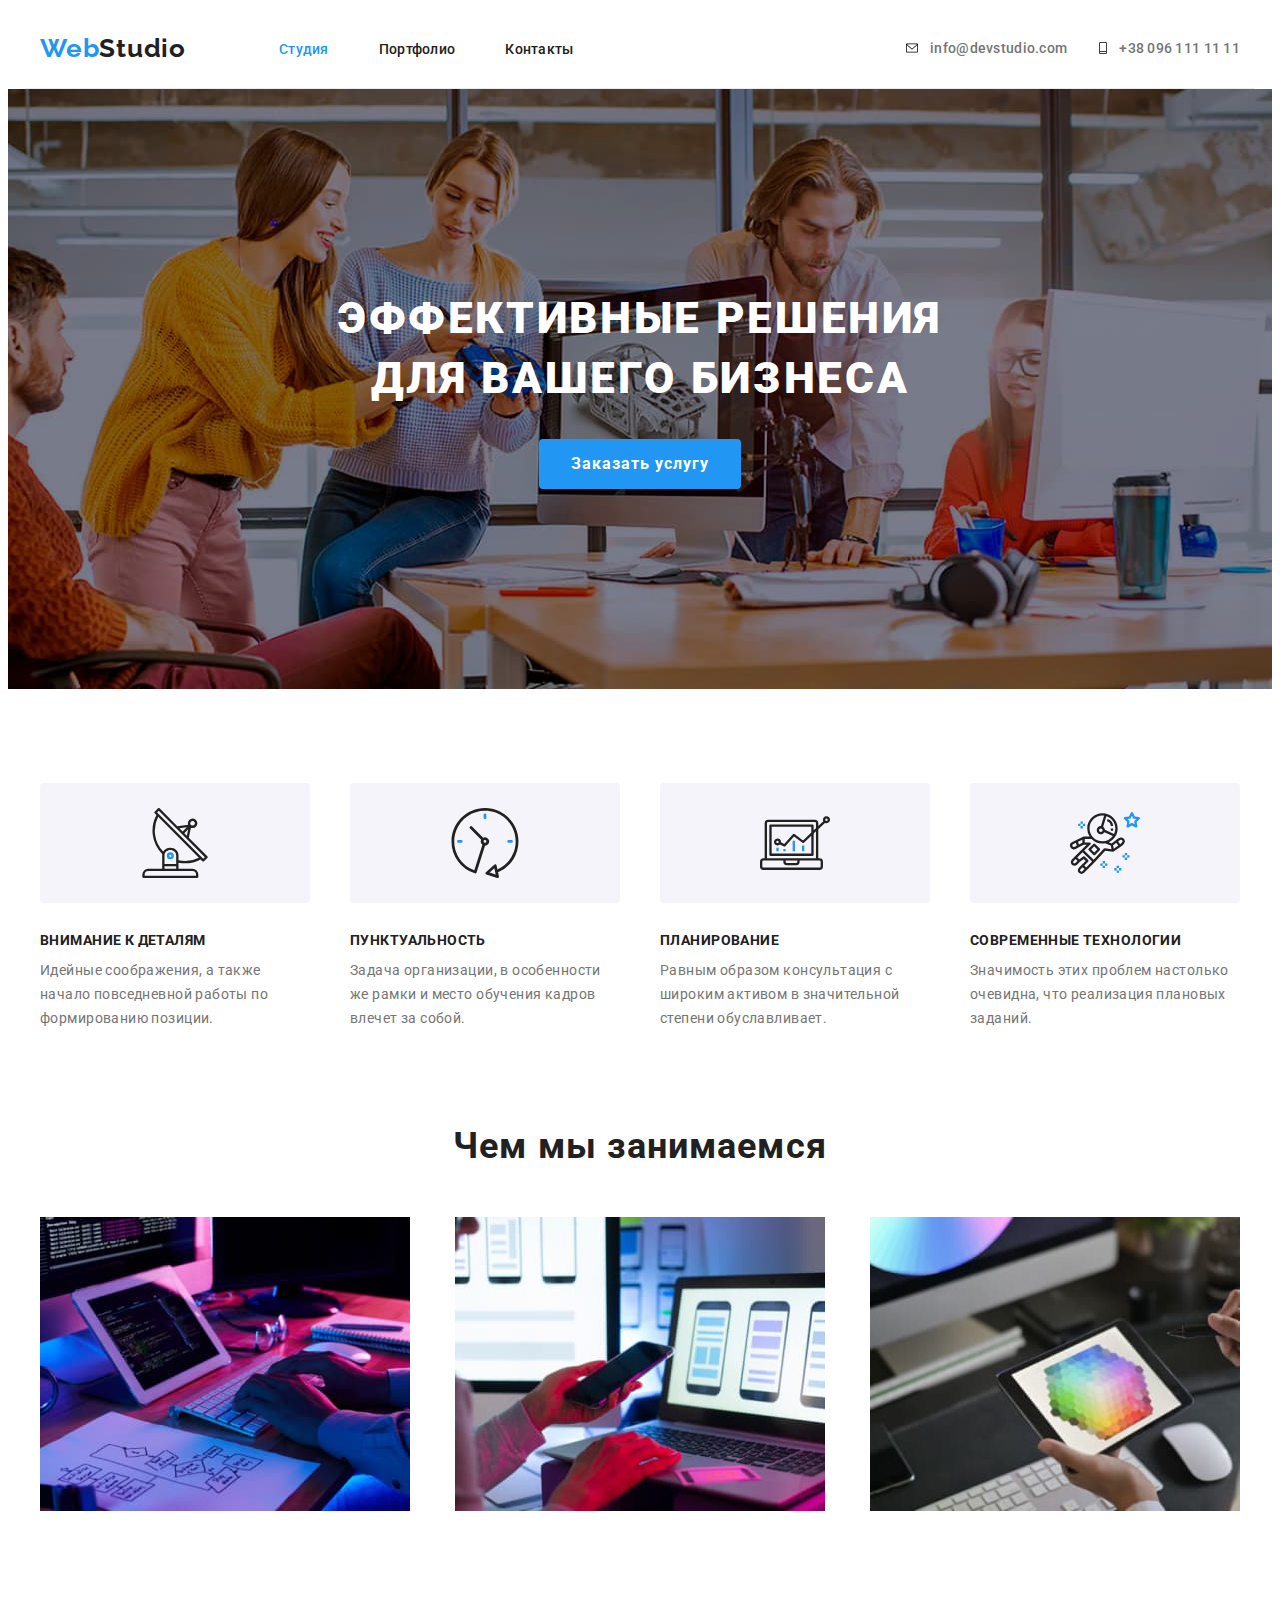
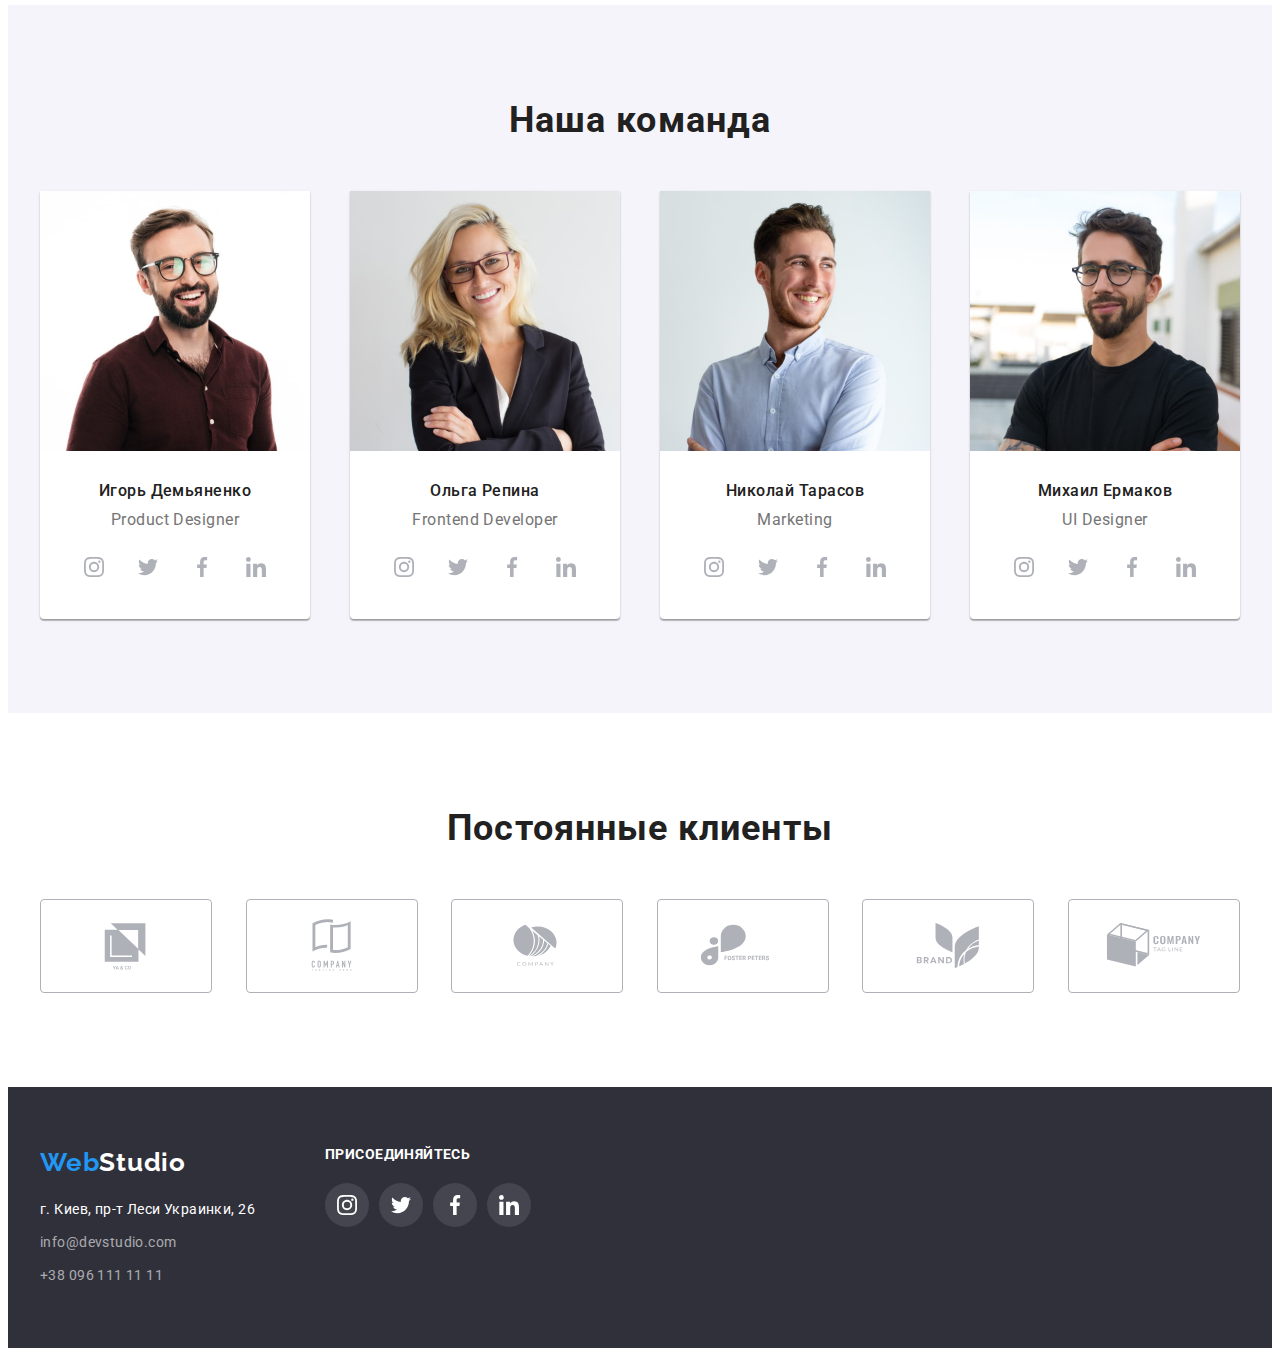
<file: index.html>
<!DOCTYPE html>
<html lang="ru">
<head>
    <meta charset="UTF-8">
    <meta http-equiv="X-UA-Compatible" content="IE=edge">
    <meta name="viewport" content="width=device-width, initial-scale=1.0">
    <title>Document</title>
    <link rel="preconnect" href="https://fonts.googleapis.com">
    <link rel="preconnect" href="https://fonts.gstatic.com" crossorigin>
    <link href="https://fonts.googleapis.com/css2?family=Raleway:wght@700&family=Roboto:wght@400;500;700;900&display=swap"
        rel="stylesheet">
    <link rel="stylesheet" href="https://cdnjs.cloudflare.com/ajax/libs/modern-normalize/1.1.0/modern-normalize.min.css"
        integrity="sha512-wpPYUAdjBVSE4KJnH1VR1HeZfpl1ub8YT/NKx4PuQ5NmX2tKuGu6U/JRp5y+Y8XG2tV+wKQpNHVUX03MfMFn9Q=="
        crossorigin="anonymous" referrerpolicy="no-referrer" />
    <link rel="stylesheet" href="./css/styles.css">
</head>
<body>
    <header class="header conteiner">
        <div class=" box-header">
            <nav class="nav">
                <div><a href="./index.html" lang="en" class="logo"> <span>Web</span>Studio</a>
                </div>
                <ul class="nav-list">
                    <li class="nav-li"><a href="./index.html" class="nav-link"> <span>Студия</span> </a></li>
                    <li class="nav-li"><a href="./portfolio.html" class="nav-link">Портфолио</a></li>
                    <li class="nav-li"><a href="" class="nav-link">Контакты</a></li>
                </ul>
            </nav>
        <div class="box-address">
            <a href="mailto:info@devstudio.com" class="contact">
                <svg width="16" height="12" class="icon-contact">
                    <use href="./images/icons.svg#icon-envelope"></use>
                </svg>
                info@devstudio.com </a>
        
            <a href="tel:+38096111111" class="contact">
                <svg width="12" height="16" class="icon-contact">
                    <use href="./images/icons.svg#icon-smartphone"></use>
                </svg>
                +38 096 111 11 11</a>
        </div>
        </div>
    
    </header>
<main>
    <section class="hero">
        <h1>Эффективные решения<br/> для вашего бизнеса</h1>
        <button type="button" class="button">Заказать услугу</button>
    </section>

    <section class="benefits section">
        <div class="conteiner">
            <h2>Наши преимущество</h2>
            <ul class="benefits-list">
                <li class="benefits-list-item">
                    <div class="benefits-box">
                        <svg width="70" height="70">
                            <use href="./images/icons.svg#icon-antenna-1"></use>
                        </svg>
                    </div>
                    <h3>Внимание к деталям</h3>
                    <p>Идейные соображения, а также начало повседневной работы по формированию позиции.</p>
                </li>
                <li class="benefits-list-item">
                    <div class="benefits-box">
                        <svg width="70" height="70">
                            <use href="./images/icons.svg#icon-clock"></use>
                        </svg>
                    </div>
                    <h3>Пунктуальность</h3>
                    <p>Задача организации, в особенности же рамки и место обучения кадров влечет за собой.</p>
                </li>
                <li class="benefits-list-item">
                    <div class="benefits-box">
                        <svg width="70" height="70">
                            <use href="./images/icons.svg#icon-diagram"></use>
                        </svg>
                    </div>
                    <h3>Планирование</h3>
                    <p>Равным образом консультация с широким активом в значительной степени обуславливает.</p>
                </li>
                <li class="benefits-list-item">
                    <div class="benefits-box">
                        <svg width="70" height="70">
                            <use href="./images/icons.svg#icon-astronaut"></use>
                        </svg>
                    </div>
                    <h3>Cовременные технологии</h3>
                    <p>Значимость этих проблем настолько очевидна, что реализация плановых заданий.</p>
                </li>
            </ul>

        </div>
         
    </section>
    <section class="work section">
        <div class="conteiner">
            <h2>Чем мы занимаемся</h2>
            <ul class="work-list">
                <li> <img src="./images/box1.jpg" alt="написание кода" width="370" /> </li>
                <li> <img src="./images/box2.jpg" alt="макет контента на телефон" width="370" /> </li>
                <li> <img src="./images/box3.jpg" alt="палитра цветов на планшете" width="370" /> </li>
            </ul>
        </div>
       
    </section>
    <section class="comand  section">
        <div class="conteiner">
            <h2>Наша команда</h2>
            <ul class="comand-list">
                <li class="comand-list-item">
                    <img src="./images/img.jpg" alt="Игорь Демьяненко" width="270" />
                    <div class="about">
                        <h3>Игорь Демьяненко</h3>
                        <p>Product Designer</p>
                        <ul class="social-box">
                            <li class="social-icon">
                                <a href="" class="social-icon-link">
                                    <svg width="20" height="20">
                                        <use href="./images/icons.svg#icon-instagram"></use>
                                    </svg>
                                </a>
                                    
                            </li>
                            <li class="social-icon"> 
                                <a href="" class="social-icon-link">
                                    <svg width="20" height="20">
                                        <use href="./images/icons.svg#icon-twitter"></use>
                                    </svg>
                                </a>
                                    
                            </li>
                            <li class="social-icon">
                                <a href="" class="social-icon-link">
                                    <svg width="20" height="20">
                                        <use href="./images/icons.svg#icon-facebook"></use>
                                    </svg>
                                </a>
                                    
                            </li>
                            <li class="social-icon">
                                <a href="" class="social-icon-link">
                                    <svg width="20" height="20">
                                        <use href="./images/icons.svg#icon-linkedin"></use>
                                    </svg>
                                </a>
                                    
                            </li>
                        </ul>
                    </div>
                </li>
                <li class="comand-list-item">
                    <img src="./images/img2.jpg" alt="Ольга Репина" width="270" />
                    <div class="about">
                        <h3>Ольга Репина</h3>
                        <p>Frontend Developer</p>
                        <ul class="social-box">
                            <li class="social-icon">
                                <a href="" class="social-icon-link">
                                    <svg width="20" height="20">
                                        <use href="./images/icons.svg#icon-instagram"></use>
                                    </svg>
                                </a>
                        
                            </li>
                            <li class="social-icon">
                                <a href="" class="social-icon-link">
                                    <svg width="20" height="20">
                                        <use href="./images/icons.svg#icon-twitter"></use>
                                    </svg>
                                </a>
                        
                            </li>
                            <li class="social-icon">
                                <a href="" class="social-icon-link">
                                    <svg width="20" height="20">
                                        <use href="./images/icons.svg#icon-facebook"></use>
                                    </svg>
                                </a>
                        
                            </li>
                            <li class="social-icon">
                                <a href="" class="social-icon-link">
                                    <svg width="20" height="20">
                                        <use href="./images/icons.svg#icon-linkedin"></use>
                                    </svg>
                                </a>
                        
                            </li>
                        </ul>
                    </div>
                </li>
                <li class="comand-list-item">
                    <img src="./images/img3.jpg" alt="Николай Тарасов" width="270" />
                    <div class="about">
                        <h3>Николай Тарасов</h3>
                        <p>Marketing</p>
                        <ul class="social-box">
                            <li class="social-icon">
                                <a href="" class="social-icon-link">
                                    <svg width="20" height="20">
                                        <use href="./images/icons.svg#icon-instagram"></use>
                                    </svg>
                                </a>
                        
                            </li>
                            <li class="social-icon">
                                <a href="" class="social-icon-link">
                                    <svg width="20" height="20">
                                        <use href="./images/icons.svg#icon-twitter"></use>
                                    </svg>
                                </a>
                        
                            </li>
                            <li class="social-icon">
                                <a href="" class="social-icon-link">
                                    <svg width="20" height="20">
                                        <use href="./images/icons.svg#icon-facebook"></use>
                                    </svg>
                                </a>
                        
                            </li>
                            <li class="social-icon">
                                <a href="" class="social-icon-link">
                                    <svg width="20" height="20">
                                        <use href="./images/icons.svg#icon-linkedin"></use>
                                    </svg>
                                </a>
                        
                            </li>
                        </ul>
                    </div>
                </li>
                <li class="comand-list-item">
                    <img src="./images/img4.jpg" alt="Михаил Ермаков" width="270" />
                    <div class="about">
                        <h3>Михаил Ермаков</h3>
                        <p>UI Designer</p>
                        <ul class="social-box">
                            <li class="social-icon">
                                <a href="" class="social-icon-link">
                                    <svg width="20" height="20">
                                        <use href="./images/icons.svg#icon-instagram"></use>
                                    </svg>
                                </a>
                        
                            </li>
                            <li class="social-icon">
                                <a href="" class="social-icon-link">
                                    <svg width="20" height="20">
                                        <use href="./images/icons.svg#icon-twitter"></use>
                                    </svg>
                                </a>
                        
                            </li>
                            <li class="social-icon">
                                <a href="" class="social-icon-link">
                                    <svg width="20" height="20">
                                        <use href="./images/icons.svg#icon-facebook"></use>
                                    </svg>
                                </a>
                        
                            </li>
                            <li class="social-icon">
                                <a href="" class="social-icon-link">
                                    <svg width="20" height="20">
                                        <use href="./images/icons.svg#icon-linkedin"></use>
                                    </svg>
                                </a>
                        
                            </li>
                        </ul>
                    </div>
                </li>
            </ul>
        </div>
        
    </section>
    <section class="clients section">
        <div class="conteiner">
            <h2>Постоянные клиенты</h2>
            <ul class="clients-list">
                <li class="client-list-item">
                    <a href="" class="clients-link">
                        <svg width="106" height="60">
                            <use href="./images/icons.svg#icon-Logo"></use>
                        </svg>
                    </a>
                </li>
                <li class="client-list-item">
                    <a href="" class="clients-link">
                        <svg width="106" height="60">
                            <use href="./images/icons.svg#icon-Logo2"></use>
                        </svg>
                    </a>
                </li>
                <li class="client-list-item">
                    <a href="" class="clients-link">
                        <svg width="106" height="60">
                            <use href="./images/icons.svg#icon-Logo3"></use>
                        </svg>
                    </a>
                </li>
                <li class="client-list-item">
                    <a href="" class="clients-link">
                        <svg width="106" height="60">
                            <use href="./images/icons.svg#icon-Logo4"></use>
                        </svg>
                    </a>
                </li>
                <li class="client-list-item">
                    <a href="" class="clients-link">
                        <svg width="106" height="60">
                            <use href="./images/icons.svg#icon-Logo5"></use>
                        </svg>
                    </a>
                </li>
                <li class="client-list-item">
                    <a href="" class="clients-link">
                        <svg width="106" height="60">
                            <use href="./images/icons.svg#icon-Logo6"></use>
                        </svg>
                    </a>
                </li>
                
            </ul>
        </div>

    </section>

    
</main>
    <footer class="footer">
        <div class="conteiner">
            <div>
                <a href="./index.html" lang="en" class="logo-footer"> <span>Web</span>Studio</a>
                <address>
                    <ul>
                        <li class="address-list"> <a href="https://goo.gl/maps/yEBao31RHu9TZT2b6" class="address">г. Киев, пр-т Леси
                                Украинки, 26</a> </li>
                        <li class="address-list"> <a href="mailto:info@devstudio.com" class="mail">info@devstudio.com</a></li>
                        <li class="address-list"> <a href="tel:+38096111111" class="tell">+38 096 111 11 11</a></li>
                    </ul>
                </address>
            </div>
            <div class="social-box-footer">
                <h2 class="title-social-box-footer" >Присоединяйтесь</h2>
                <ul class="social-list-footer">
                    <li class="social-icon-footer">
                        <a href="" class="footer-social-link">
                            <svg width="20" height="20">
                                <use href="./images/icons.svg#icon-instagram"></use>
                            </svg>
                        </a>
                        
                    </li>
                    <li class="social-icon-footer">
                        <a href="" class="footer-social-link">
                            <svg width="20" height="20">
                                <use href="./images/icons.svg#icon-twitter"></use>
                            </svg>
                        </a>
                        
                    </li>
                    <li class="social-icon-footer">
                        <a href="" class="footer-social-link">
                            <svg width="20" height="20">
                                <use href="./images/icons.svg#icon-facebook"></use>
                            </svg>
                        </a>
                        
                    </li>
                    <li class="social-icon-footer">
                        <a href="" class="footer-social-link">
                            <svg width="20" height="20">
                                <use href="./images/icons.svg#icon-linkedin"></use>
                            </svg>
                        </a>
                    </li>
                </ul>
            </div>
            
        </div>
        
    </footer>
</body>
</html>
</file>
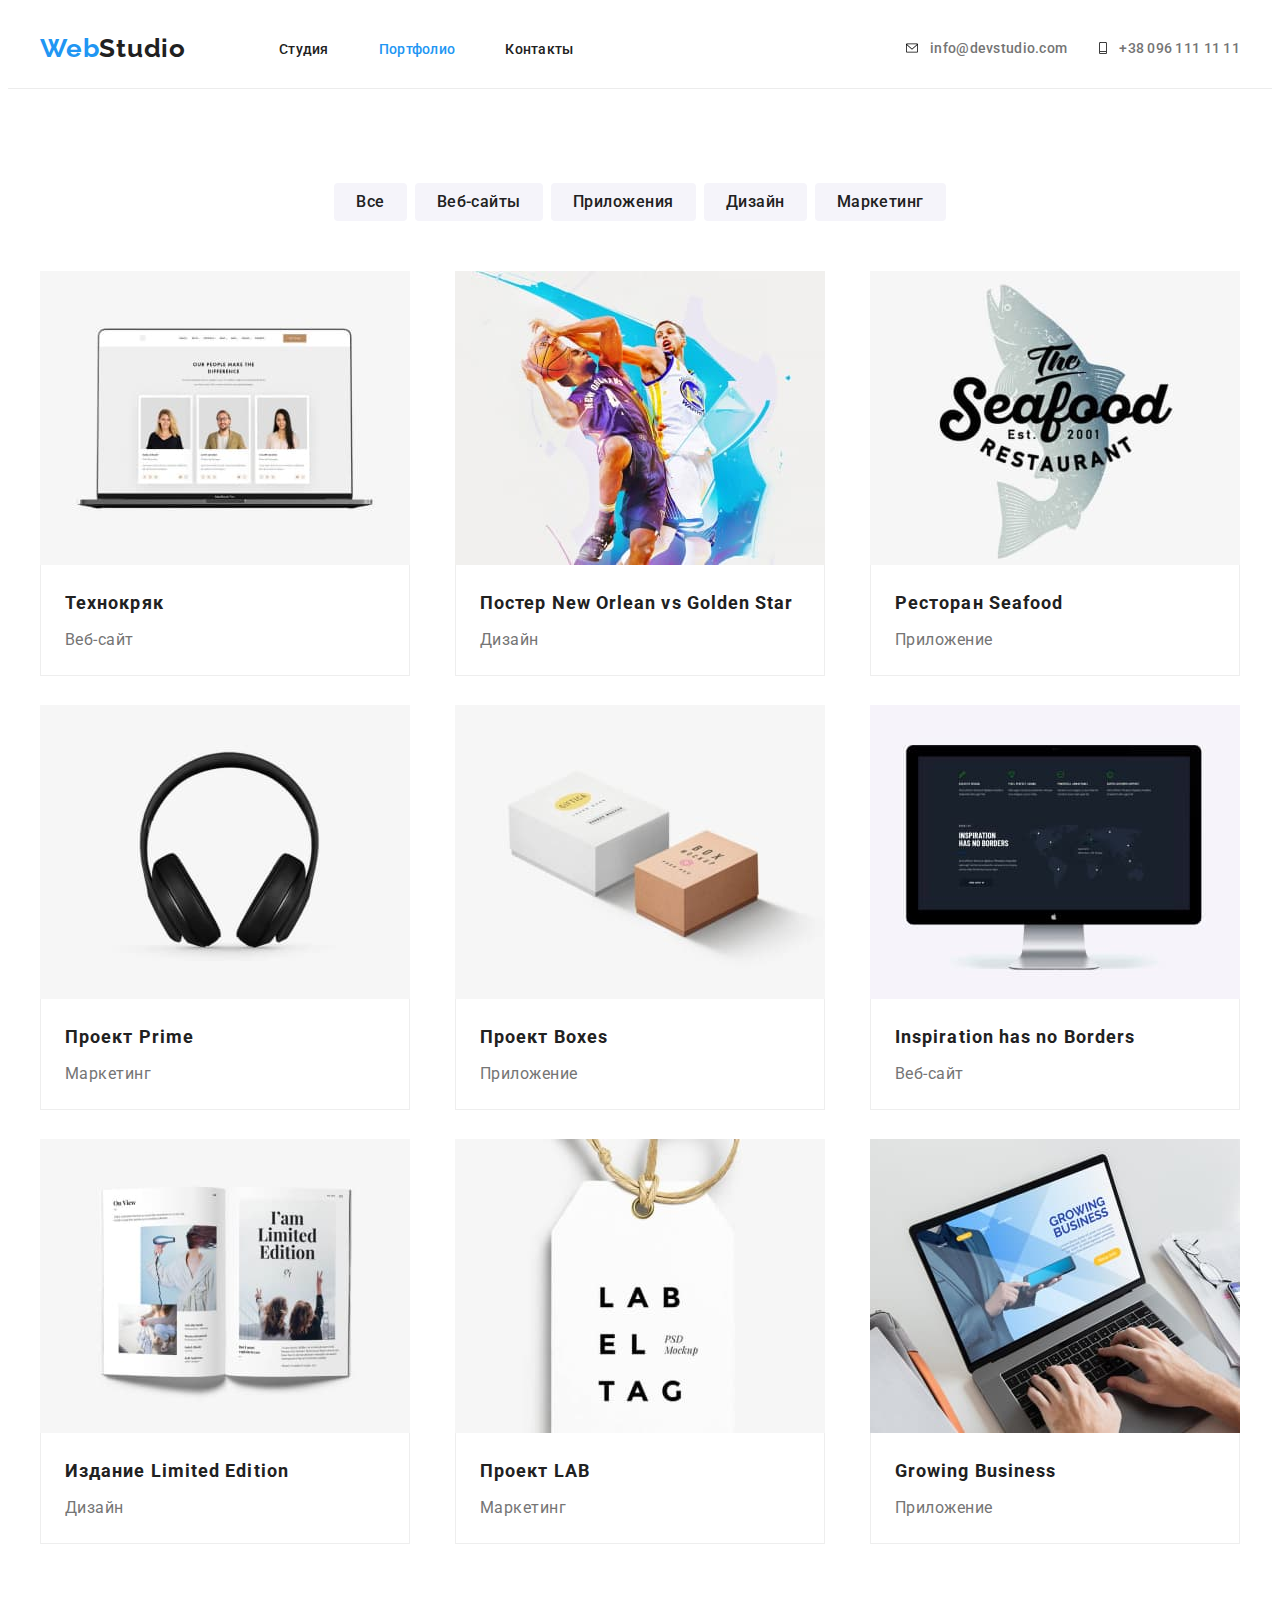
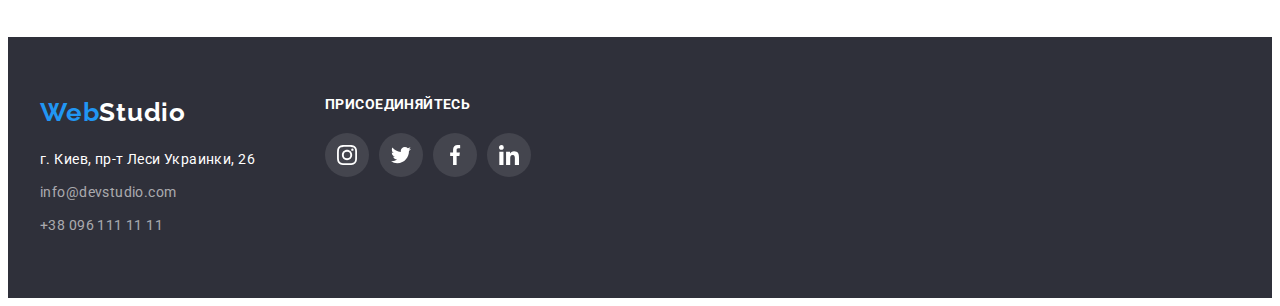
<file: portfolio.html>
<!DOCTYPE html>
<html lang="ru">

<head>
    <meta charset="UTF-8">
    <meta http-equiv="X-UA-Compatible" content="IE=edge">
    <meta name="viewport" content="width=device-width, initial-scale=1.0">
    <title>Document</title>
    <link rel="preconnect" href="https://fonts.googleapis.com">
    <link rel="preconnect" href="https://fonts.gstatic.com" crossorigin>
    <link href="https://fonts.googleapis.com/css2?family=Raleway:wght@700&family=Roboto:wght@400;500;700;900&display=swap"
        rel="stylesheet">
    <link rel="stylesheet" href="https://cdnjs.cloudflare.com/ajax/libs/modern-normalize/1.1.0/modern-normalize.min.css"
        integrity="sha512-wpPYUAdjBVSE4KJnH1VR1HeZfpl1ub8YT/NKx4PuQ5NmX2tKuGu6U/JRp5y+Y8XG2tV+wKQpNHVUX03MfMFn9Q=="
        crossorigin="anonymous" referrerpolicy="no-referrer" />
    <link rel="stylesheet" href="./css/styles.css">
</head>

<body>
    <header class="header ">
        <div class=" box-header conteiner">
            <nav class="nav">
                <div><a href="./index.html" lang="en" class="logo"> <span>Web</span>Studio</a>
                </div>
                <ul class="nav-list">
                    <li class="nav-li"><a href="./index.html" class="nav-link"> Студия </a></li>
                    <li class="nav-li"><a href="./portfolio.html" class="nav-link"> <span>Портфолио</span> </a></li>
                    <li class="nav-li"><a href="" class="nav-link">Контакты</a></li>
                </ul>
            </nav>
            <div class="box-address">
                <a href="mailto:info@devstudio.com" class="contact"> 
                    <svg width="16" height="12" class="icon-contact">
                         <use href="./images/icons.svg#icon-envelope"></use>
                     </svg>
                info@devstudio.com </a>
                
                <a href="tel:+38096111111" class="contact">
                    <svg width="12" height="16" class="icon-contact">
                    <use href="./images/icons.svg#icon-smartphone"></use>
                </svg>
                    +38 096 111 11 11</a>
            </div>
        </div>
    
    </header>

    <main>
        
            <section class="section">
                <div class="conteiner">
                    <h1 class="portfolio-title">Portfolio</h1>
                    <ul class="filter">
                        <li class="filter-li"><button type="button" class="button-filter">Все</button> </li>
                        <li class="filter-li"><button type="button" class="button-filter">Веб-сайты</button></li>
                        <li class="filter-li"><button type="button" class="button-filter">Приложения</button></li>
                        <li class="filter-li"><button type="button" class="button-filter">Дизайн</button></li>
                        <li class="filter-li"><button type="button" class="button-filter">Маркетинг</button></li>
                    </ul>
                    <ul class="examples">
                        <li class="examples-list-item">
                            <img src="./images/techocrack.jpg" alt="ноутбук" width="370" />
                            <div class="about">
                                <h2 class="examles-title">Технокряк</h2>
                                <p class="chapter">Веб-сайт</p>
                            </div>
                        </li>
                        <li class="examples-list-item">
                            <img src="./images/poster-new-orlean.jpg" alt="боскетболитсты" width="370" />
                            <div class="about">
                                <h2 class="examles-title">Постер <span lang="en">New Orlean vs Golden Star</span> </h2>
                                <p class="chapter">Дизайн</p>
                            </div>
                        </li>
                        <li class="examples-list-item">
                            <img src="./images/restoraunt-seafood.jpg" alt="логотип с рыбой" width="370" />
                            <div class="about">
                                <h2 class="examles-title">Ресторан <span lang="en">Seafood</span> </h2>
                                <p class="chapter">Приложение</p>
                            </div>
                        </li>
                        <li class="examples-list-item">
                            <img src="./images/project-prime.jpg" alt="наушники" width="370" />
                            <div class="about">
                                <h2 class="examles-title">Проект <span lang="en">Prime</span> </h2>
                                <p class="chapter">Маркетинг</p>
                            </div>
                        </li>
                        <li class="examples-list-item">
                            <img src="./images/project-box.jpg" alt="коробка" width="370" />
                            <div class="about">
                                <h2 class="examles-title">Проект <span lang="en">Boxes</span> </h2>
                                <p class="chapter">Приложение</p>
                            </div>
                        </li>
                        <li class="examples-list-item">
                            <img src="./images/inspiration-has-no-border.jpg" alt="монитор Apple" width="370" />
                            <div class="about">
                                <h2 lang="en" class="examles-title">Inspiration has no Borders</h2>
                                <p class="chapter">Веб-сайт</p>
                            </div>
                        </li>
                        <li class="examples-list-item">
                            <img src="./images/limited-edition.jpg" alt="разворот журнала" width="370" />
                            <div class="about">
                                <h2 class="examles-title">Издание <span lang="en">Limited Edition</span> </h2>
                                <p class="chapter">Дизайн</p>
                            </div>
                        </li>
                        <li class="examples-list-item">
                            <img src="./images/project-lab.jpg" alt="бирка" width="370" />
                            <div class="about">
                                <h2 class="examles-title">Проект <span lang="en">LAB</span> </h2>
                                <p class="chapter">Маркетинг</p>
                            </div>
                        </li>
                        <li class="examples-list-item">
                            <img src="./images/application-growing-business.jpg" alt="приложение на ноутбуке" width="370" />
                            <div class="about">
                                <h2 lang="en" class="examles-title">Growing Business</h2>
                                <p class="chapter">Приложение</p>
                            </div>
                        </li>
                    </ul>
                </div>
                
            </section>
         
    </main>
<footer class="footer">
    <div class="conteiner">
        <div>
            <a href="./index.html" lang="en" class="logo-footer"> <span>Web</span>Studio</a>
            <address>
                <ul>
                    <li class="address-list"> <a href="https://goo.gl/maps/yEBao31RHu9TZT2b6" class="address">г. Киев,
                            пр-т Леси
                            Украинки, 26</a> </li>
                    <li class="address-list"> <a href="mailto:info@devstudio.com" class="mail">info@devstudio.com</a>
                    </li>
                    <li class="address-list"> <a href="tel:+38096111111" class="tell">+38 096 111 11 11</a></li>
                </ul>
            </address>
        </div>
        <div class="social-box-footer">
            <h2 class="title-social-box-footer">Присоединяйтесь</h2>
            <ul class="social-list-footer">
                <li class="social-icon-footer">
                    <a href="" class="footer-social-link">
                        <svg width="20" height="20">
                            <use href="./images/icons.svg#icon-instagram"></use>
                        </svg>
                    </a>

                </li>
                <li class="social-icon-footer">
                    <a href="" class="footer-social-link">
                        <svg width="20" height="20">
                            <use href="./images/icons.svg#icon-twitter"></use>
                        </svg>
                    </a>

                </li>
                <li class="social-icon-footer">
                    <a href="" class="footer-social-link">
                        <svg width="20" height="20">
                            <use href="./images/icons.svg#icon-facebook"></use>
                        </svg>
                    </a>

                </li>
                <li class="social-icon-footer">
                    <a href="" class="footer-social-link">
                        <svg width="20" height="20">
                            <use href="./images/icons.svg#icon-linkedin"></use>
                        </svg>
                    </a>
                </li>
            </ul>
        </div>

    </div>

</footer>
</body>

</html>
</file>
<file: css/styles.css>
:root {
    --primary-text-color: #757575;
    --title-text-color: #212121;
    --accent-color:  #2196F3;
    --primary-white-color: #ffffff;
    --icons-color: #AFB1B8;
}

body {
        background-color: var(--primary-white-color);
        color: var(--primary-text-color);
        font-family:  Roboto, sans-serif;
        
}

h1, h2, h3, ul, p {
    margin: 0;
    padding: 0;
}

img {
    display: block;
}

.conteiner {
    width: 1200px;
    margin-left: auto;
    margin-right: auto;
    padding-left: 15px;
    padding-right: 15px;
}

.section {
    padding-top: 94px;
    padding-bottom: 94px;

    
}



/* HEADER */

.header {
    /* height: 80px; */
    border-bottom: #ECECEC solid 1px;
    /* border: 1px solid red; */

}

.box-header {
    display: flex;
    justify-content: space-between;
    align-items: center;

}

.nav {
    display: flex;
    align-items: center;
}

.nav-list {
    display: flex;
}

.nav-li:not(:last-child) {
    margin-right: 50px;
}

.box-address {
    display: flex;
}



.box-contact{
    display: flex;
    align-items: center;

}
.box-contact:first-child {
    margin-right: 50px;
}


.nav-link {
        color: var(--title-text-color);
    font-weight: 500;
    font-size: 14px;
    line-height: 1.17;
    letter-spacing: 0.02em;
    text-decoration: none;

    padding: 32px 0;
}



.nav-li,
.footer li {
    list-style-type: none;

}

.nav-link:hover,
.nav-link:focus,
.logo:hover,
.logo:focus,
.contact:hover,
.contact:focus,
.address:hover,
.address:focus,
.mail:hover,
.mail:focus,
.tell:hover,
.tell:focus {
    color: var(--accent-color);
}

.logo {
    margin-right: 93px;

    color: var(--title-text-color);
    font-family: 'Raleway';
    font-weight: 700;
    font-size: 26px;
    line-height: 1.19;
    letter-spacing: 0.03em;
    text-decoration: none;
}

.logo span,
.nav-link span {
    color: var(--accent-color);
}

/* .contact:first-child {
    margin-right: 50px;
} */
.contact {
    display: flex;
    align-items: center;


    color: var(--primary-text-color);
    text-decoration: none;
    font-weight: 500;
    font-size: 14px;
    line-height: 1.17;
    letter-spacing: 0.02em;

    padding: 32px 0;
   }

   .contact:first-child {
       margin-right: 30px;
    }

    .icon-header {
        padding-right: 10px;
    }

    .contact:hover,
    .contact:focus {
        fill: var(--accent-color);
    }

.contact span {
    color: var(--accent-color);
}


/* .contact::before {
    content: "";
    width: 16px;
    height: 12px;
    pading-right: 10px;
    background: red;
    background-image: url(../images/icons.svg#icon-smartphone);
    background-size: contain;
} */

.icon-contact {
    margin-right: 10px;
}




/* HERO */


.hero {
    /* height: calc(100vh - 80px);
    displey: flex;
    align-items: center;
    background-image: url("../images/baner.jpg"); */
    
    text-align: center;
    padding-top: 200px;
    padding-bottom: 200px;
    margin-left: auto;
    margin-right: auto;

    background: linear-gradient(to right, rgba(0, 0, 0, 0.1), 
    rgba(0, 0, 0, 0.1)), 
    url(../images/baner.jpg);
    background-repeat: no-repeat;
    background-position: 50% 50%;

}

.hero h1 {
    margin-bottom: 30px;
 
    color: #ffffff;
    font-weight: 900;
    font-size: 44px;
    line-height: 1.36;
    letter-spacing: 0.06em;
    text-transform: uppercase;
}

.button {
   
    padding-top: 10px;
    padding-left: 32px;
    padding-bottom: 10px;
    padding-right: 32px;
    border-radius: 4px;

    background-color: var(--accent-color);
    font-family: inherit;
    font-weight: 700;
    font-size: 16px;
    line-height: 1.88;
    letter-spacing: 0.06em;
    color: #FFFFFF;
    border: none;
    cursor: pointer;
}


/* НАШЕ ПРЕИМУЩЕСТВО */

.benefits h2 {
    display: none;
}

.benefits-list {
    display: flex;
    justify-content: space-between;
}

.benefits h3 {
    margin-bottom: 10px;

    font-weight: 700;
    font-size: 14px;
    line-height: 1.14;
    letter-spacing: 0.03em;
    text-transform: uppercase;
    color: var(--title-text-color);
}

.benefits-list-item {
    width: 270px;
}

.benefits-box {
    display: flex;
    justify-content: center;
    align-items: center;
    margin-bottom: 30px;
    width: 270px;
    height: 120px;
    background-color: #F5F4FA;
    border-radius: 4px;
}


.benefits li,
.work li,
.comand li,
.filter li,
.examples li {
    list-style-type: none;
}

.benefits p {
    font-size: 14px;
    line-height: 1.71;
    letter-spacing: 0.03em;
}

/* WORK */

.work {
   padding-top: 0; 
}


.work-list {
    display: flex;
    justify-content: space-between;
}

.work h2,
.comand h2,
.clients h2 {
    margin-bottom: 50px;

    font-weight: 700;
    font-size: 36px;
    line-height: 1.17;
    text-align: center;
    letter-spacing: 0.03em;
    color: var(--title-text-color);
}



/* COMAND */

.comand  {
    background: #F5F4FA;
}

.comand-list {
    display: flex;
    justify-content: space-between;
}

.about {
    padding-top: 30px;
    padding-bottom: 30px;
    font-weight: 400;
    font-size: 16px;
    letter-spacing: 0.03em;
}

.comand h3 {
    /* margin-top: 30px; */
    margin-bottom: 10px;

    font-weight: 500;
    font-size: 16px;
    line-height: 1.19;
    color: var(--title-text-color);
    text-align: center;
}

.comand-list-item {
    width: 270px;
    /* height: 368px; */
    background: var(--primary-white-color);

    box-shadow: 0px 1px 3px rgba(0, 0, 0, 0.12), 0px 1px 1px rgba(0, 0, 0, 0.14), 0px 2px 1px rgba(0, 0, 0, 0.2);
    border-radius: 0px 0px 4px 4px;
}

.comand-list-item p {
    text-align: center
}

.social-box {
    display: flex;
    margin-top: 16px;
    justify-content: center;
}



.social-icon-link {
    display: flex;
    justify-content: center;
    align-items: center;

    width: 44px;
    height: 44px;
    border-radius: 50%;
    background-color: transparent;
    fill: var(--icons-color);
}

.social-icon-link:hover,
.social-icon-link:focus {
    fill: var(--primary-white-color);
    background-color: var(--accent-color);
}

.social-icon:not(:last-child) {
    margin-right: 10px;
}


/* CLIENTS */

.clients-list {
    
}

.client-list-item {
    list-style-type: none;
    
    }

.clients-list {
    display: flex;
    justify-content: space-between;

    }

.clients-link {
    display: flex;
    justify-content: center;
    align-items: center;

    width: 170px;
    height: 92px;
    border: 1px solid var(--icons-color);
    fill: var(--icons-color);
    border-radius: 4px;
    /* padding: 16px 32px; */
}

    
        

.clients-link:hover,
.clients-link:focus {
    border-color: var(--accent-color);
    fill: var(--accent-color);

}


/* FOOTER */

.footer {
    /* height: 252px; */
    padding-top: 60px;
    padding-bottom: 60px;
    background-color: #2F303A;
        
}

.footer .conteiner {
    display: flex;
}



.logo-footer {
    display: inline-block;
   
    color: var(--primary-white-color);
    font-family: 'Raleway';
    font-weight: 700;
    font-size: 26px;
    line-height: 1.19;
    letter-spacing: 0.03em;
}

.logo-footer span {
    color: var(--accent-color);
}

.footer a {
    text-decoration: none;
}

.address-list:first-child {
    margin-top: 20px;
}

.address-list {
    margin-top: 9px;
    font-style: normal;
}

.address {
    display: inline-block;
   

    font-size: 14px;
    line-height: 1.71;
    letter-spacing: 0.03em;
    color: var(--primary-white-color);
    

}

.mail,
.tell {
    display: inline-block;
    

    font-weight: 400;
    font-size: 14px;
    line-height: 1.71;
    letter-spacing: 0.03em;
    color: rgba(255, 255, 255, 0.6);
   
}

.social-box-footer {
    margin-left: 70px;
}


.title-social-box-footer {
    margin-bottom: 20px;
    font-weight: 700;
    font-size: 14px;
    line-height: 1.14;
    letter-spacing: 0.03em;
    text-transform: uppercase;
    color: var(--primary-white-color);
}

.footer-social-link {
    display: flex;
    justify-content: center;
    align-items: center;
    
    width: 44px;
    height: 44px;
    border-radius: 50%;
    background-color: rgba(255, 255, 255, 0.1);
    fill: var(--primary-white-color);
}

.footer-social-link:hover,
.footer-social-link:focus {
    background-color: var(--accent-color)
}

.social-list-footer {
    display: flex;

}

.social-icon-footer:not(:last-child) {
    margin-right: 10px;
}



/* .social-box-footer {
    margin-left: 70px;
}

.title-social-box-footer {
    font-weight: 700;
    font-size: 14px;
    line-height: 1.14;
    letter-spacing: 0.03em;
    text-transform: uppercase;
    color: var(--primary-white-color);
}

.social-list-footer{
    display: flex;
    justify-content: center;
    margin-top: 20px;
}

.sosial-icon-footer {
    display: flex;
    align-items: center;
    justify-content: center;
    
    width: 44px;
    height: 44px;
    border-radius: 50%;
    background-color: rgba(255, 255, 255, 0.1);
    fill: var(--primary-white-color);
}

.sosial-icon-footer:not(:last-child) {
    margin-right: 10px;
} */

.sosial-icon-footer:hover,
.sosial-icon-footer:focus {
    background-color: var(--accent-color);
}


/* PORTFOLIO */

.portfolio-title {
    display: none;
}

.filter {
    display: flex;
    justify-content: center;
    margin-bottom: 50px;
  }

.button-filter {
    display: inline-block;
    padding-left: 22px;
    padding-bottom: 6px;
    padding-right: 22px;
    padding-top: 6px;
    border-radius: 4px;

    background-color: #F5F4FA;
    font-family: inherit;
    font-weight: 500;
    font-size: 16px;
    line-height: 1.62;
    text-align: center;
    letter-spacing: 0.03em;
    color: var(--title-text-color);
    border: none;
    list-style-type: none;
    cursor: pointer;
}

.filter-li:not(:last-child) {
    margin-right: 8px;
}



.button-filter:hover,
.button-filter:focus {
    background-color: #2196F3;
    color: var(--primary-white-color);
    box-shadow: 0px 3px 1px rgba(0, 0, 0, 0.1), 0px 1px 2px rgba(0, 0, 0, 0.08), 0px 2px 2px rgba(0, 0, 0, 0.12);
 }

.examples {
    display: flex;
    flex-wrap: wrap;
    justify-content: space-between;

    
}


.examles-title {
    margin-bottom: 4px;
   
    font-weight: 700;
    font-size: 18px;
    line-height: 2;
    letter-spacing: 0.06em;
    color: var(--title-text-color);
}

.examples-list-item {
    height: 404px;
    width: 370px;
    
    margin-bottom: 30px;
}

.examples-list-item:nth-last-child(-n+3){
    margin-bottom: 0;
}

 
.examples-list-item:hover,
.examples-list-item:focus {
    box-shadow: 
    0px 1px 1px rgba(0, 0, 0, 0.12), 
    0px 4px 4px rgba(0, 0, 0, 0.06), 
    1px 4px 6px rgba(0, 0, 0, 0.16);
}


.examples-list-item .about {
    padding-top: 20px;
    padding-right: 24px;
    padding-bottom: 20px;
    padding-left: 24px;
    border: #EEEEEE solid 1px;
    border-top: none;
}

.chapter {
    font-size: 16px;
    line-height: 1.88;
    letter-spacing: 0.03em;
    
}
</file>
